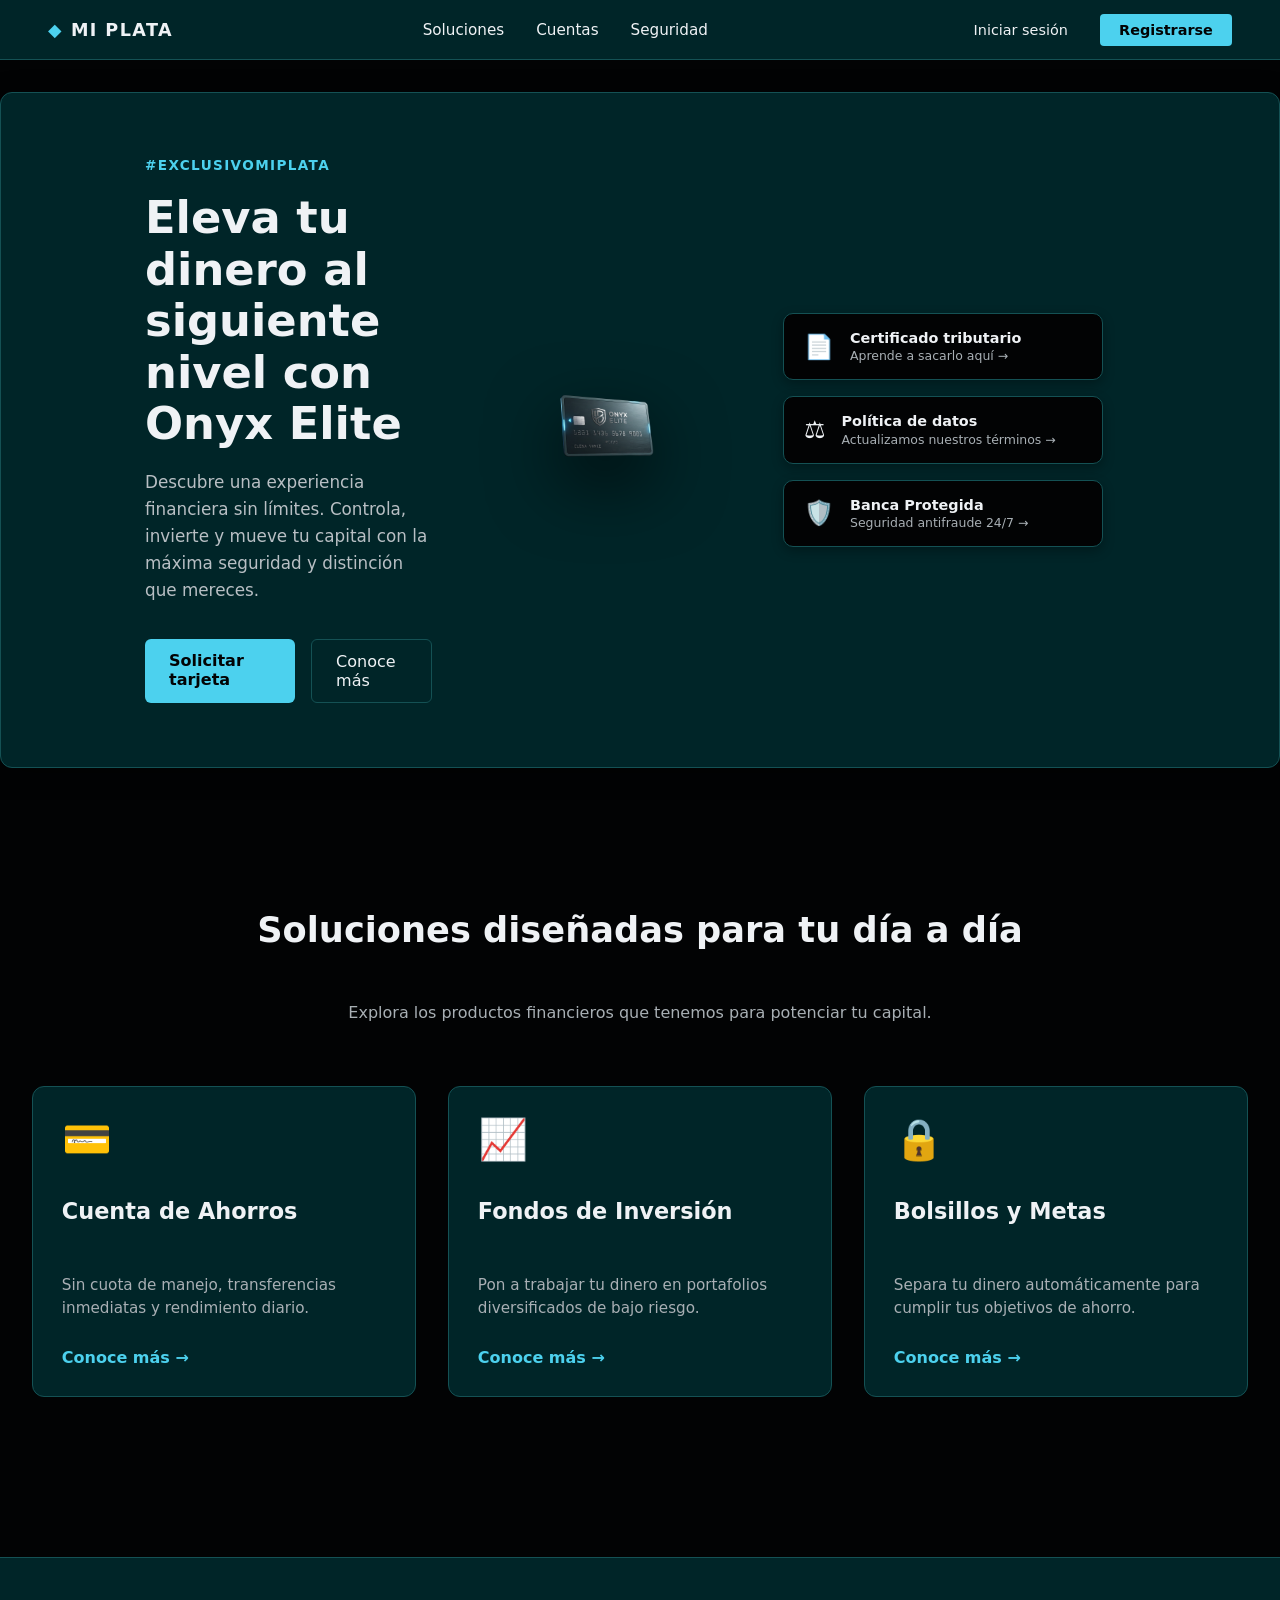
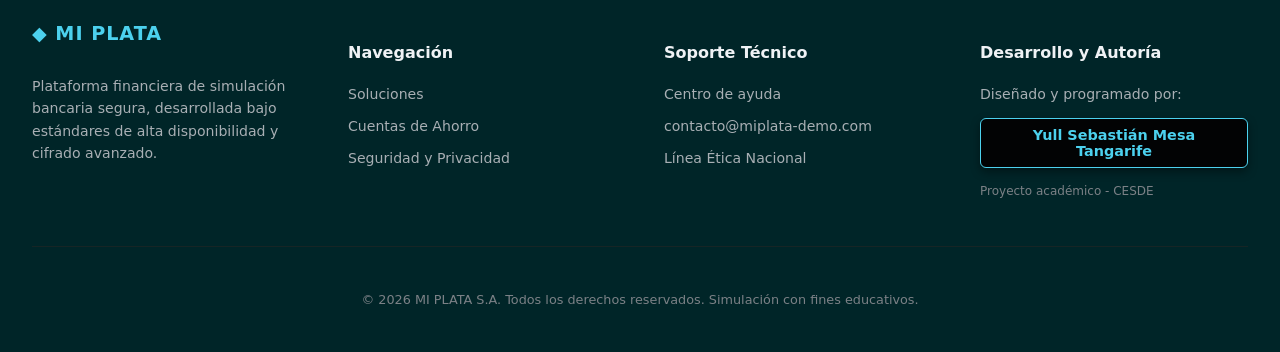
<file: Frontend/index.html>
<!DOCTYPE html>
<html lang="en">
<head>
    <meta charset="UTF-8">
    <meta name="viewport" content="width=device-width, initial-scale=1.0">
    <link rel="stylesheet" href="Style/banco.css">
    <title>Mi plata</title>
</head>
<body>
    <nav class="bank-navbar">
        <div class="bank-brand">
            <span class="brand-icon">◆</span>
            <span class="brand-text">MI PLATA</span>
        </div>
        
        <div class="nav-links">
            <a href="#" class="nav-link">Soluciones</a>
            <a href="#" class="nav-link">Cuentas</a>
            <a href="#" class="nav-link">Seguridad</a>
        </div>

        <div class="nav-actions">
            <a href="pages/Login.html" class="btn-login">Iniciar sesión</a>
            <a href="pages/SignUp.html" class="btn-register">Registrarse</a>
        </div>
    </nav>
    <!-- Sección Banner / Hero -->
    <section class="hero-banner">
    <div class="hero-banner-inner">
      <div class="hero-content">
        <span class="hero-tag">#EXCLUSIVOMIPLATA</span>
        <h1>Eleva tu dinero al siguiente nivel con Onyx Elite</h1>
        <p>Descubre una experiencia financiera sin límites. Controla, invierte y mueve tu capital con la máxima seguridad y distinción que mereces.</p>
        <div class="hero-buttons">
          <a href="#" class="btn-primary">Solicitar tarjeta</a>
          <a href="#" class="btn-secondary">Conoce más</a>
        </div>
      </div>
      
      <!-- Contenedor central con la tarjeta -->
      <div class="hero-image-container">
        <img src="Style/image/banco.png" alt="Tarjeta Onyx Elite" class="hero-card-img">
      </div>

      <!-- Bloque de cajas informativas ubicadas exactamente donde indicaste -->
      <div class="hero-side-boxes">
        <a href="#" class="hero-info-box">
          <span class="box-icon">📄</span>
          <div class="box-text">
            <strong>Certificado tributario</strong>
            <small>Aprende a sacarlo aquí &rarr;</small>
          </div>
        </a>

        <a href="#" class="hero-info-box">
          <span class="box-icon">⚖️</span>
          <div class="box-text">
            <strong>Política de datos</strong>
            <small>Actualizamos nuestros términos &rarr;</small>
          </div>
        </a>

        <a href="#" class="hero-info-box">
          <span class="box-icon">🛡️</span>
          <div class="box-text">
            <strong>Banca Protegida</strong>
            <small>Seguridad antifraude 24/7 &rarr;</small>
          </div>
        </a>
      </div>
    </div>
  </section>

    <main class="main-content">
    <section class="products-section">
      <div class="products-container">
        
        <div class="section-header">
          <h2>Soluciones diseñadas para tu día a día</h2>
          <p>Explora los productos financieros que tenemos para potenciar tu capital.</p>
        </div>

        <div class="products-grid">
          <!-- Tarjeta 1 -->
          <div class="product-card">
            <div class="product-icon">💳</div>
            <h3>Cuenta de Ahorros</h3>
            <p>Sin cuota de manejo, transferencias inmediatas y rendimiento diario.</p>
            <a href="#" class="product-link">Conoce más &rarr;</a>
          </div>

          <!-- Tarjeta 2 -->
          <div class="product-card">
            <div class="product-icon">📈</div>
            <h3>Fondos de Inversión</h3>
            <p>Pon a trabajar tu dinero en portafolios diversificados de bajo riesgo.</p>
            <a href="#" class="product-link">Conoce más &rarr;</a>
          </div>

          <!-- Tarjeta 3 -->
          <div class="product-card">
            <div class="product-icon">🔒</div>
            <h3>Bolsillos y Metas</h3>
            <p>Separa tu dinero automáticamente para cumplir tus objetivos de ahorro.</p>
            <a href="#" class="product-link">Conoce más &rarr;</a>
          </div>
        </div>

      </div>
    </section>
  </main>
  <!-- Footer Institucional con Autoría -->
  <footer class="bank-footer">
    <div class="footer-container">
      
      <div class="footer-col">
        <div class="footer-brand">◆ MI PLATA</div>
        <p class="footer-desc">Plataforma financiera de simulación bancaria segura, desarrollada bajo estándares de alta disponibilidad y cifrado avanzado.</p>
      </div>

      <div class="footer-col">
        <h4>Navegación</h4>
        <a href="#">Soluciones</a>
        <a href="#">Cuentas de Ahorro</a>
        <a href="#">Seguridad y Privacidad</a>
      </div>

      <div class="footer-col">
        <h4>Soporte Técnico</h4>
        <a href="#">Centro de ayuda</a>
        <a href="#">contacto@miplata-demo.com</a>
        <a href="#">Línea Ética Nacional</a>
      </div>

      <div class="footer-col">
        <h4>Desarrollo y Autoría</h4>
        <p class="footer-author-text">Diseñado y programado por:</p>
        <span class="author-badge">Yull Sebastián Mesa Tangarife</span>
        <small class="footer-note">Proyecto académico - CESDE</small>
      </div>

    </div>

    <div class="footer-bottom">
      <p>&copy; 2026 MI PLATA S.A. Todos los derechos reservados. Simulación con fines educativos.</p>
    </div>
  </footer>
</body>
</html>
</file>
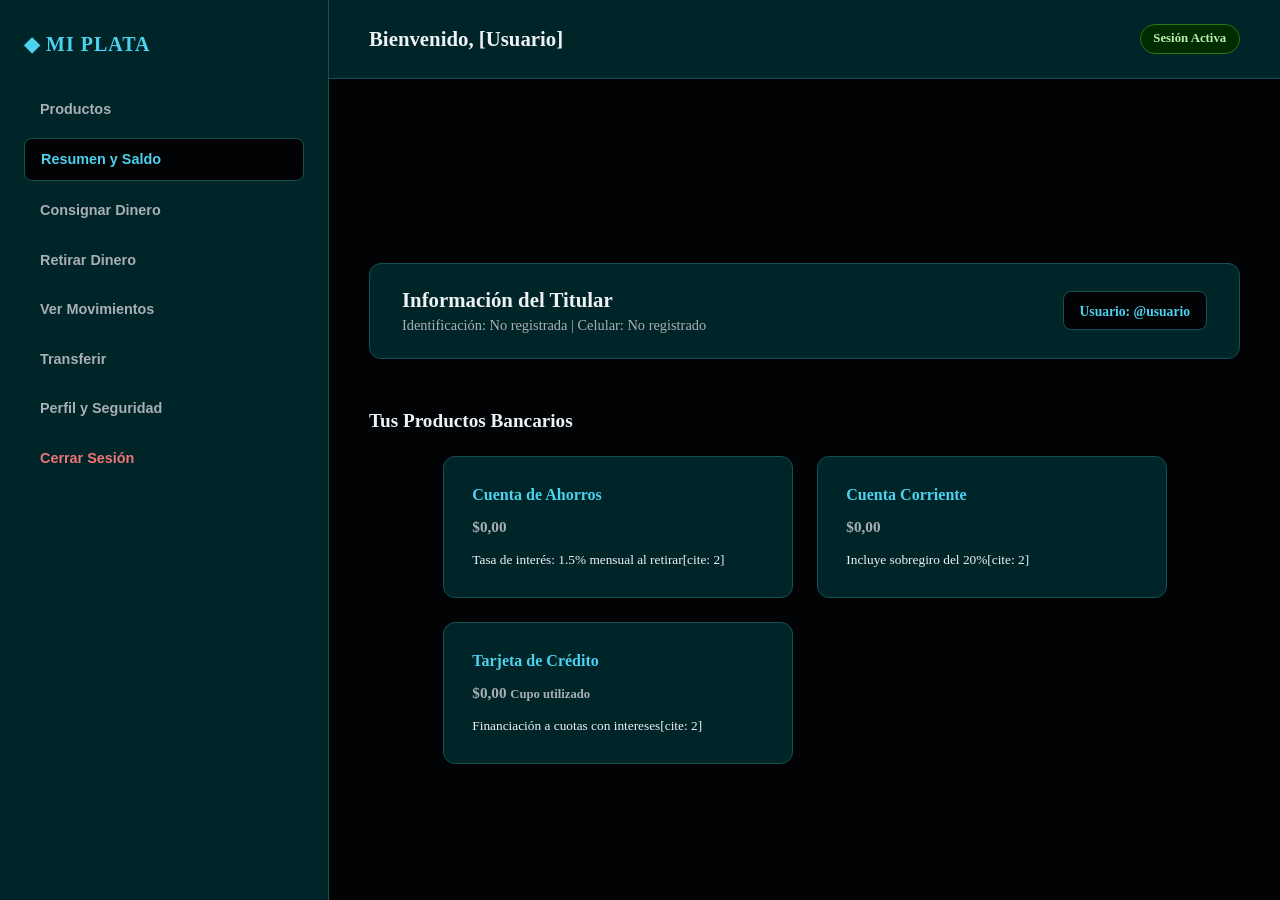
<file: Frontend/pages/dashboard.html>
<!DOCTYPE html>
<html lang="es">
<head>
  <meta charset="UTF-8">
  <meta name="viewport" content="width=device-width, initial-scale=1.0">
  <title>MI PLATA - Panel de Transacciones</title>
  <link rel="stylesheet" href="../Style/banco.css">
</head>
<body class="dashboard-body">
  <!-- Sidebar de Navegación del Cajero -->
  <aside class="dashboard-sidebar">
    <div class="sidebar-brand">◆ MI PLATA</div>
    <nav class="sidebar-nav">
      <button class="nav-item" data-target="productos">Productos</button>
      <button class="nav-item active" data-target="resumen">Resumen y Saldo</button>
      <button class="nav-item" data-target="consignar">Consignar Dinero</button>
      <button class="nav-item" data-target="retirar">Retirar Dinero</button>
      <button class="nav-item" data-target="movimientos">Ver Movimientos</button>
      <button class="nav-item" data-target="transferir">Transferir</button>
      <button class="nav-item" data-target="perfil">Perfil y Seguridad</button>
      <button class="nav-item btn-logout" id="btn-cerrar-sesion">Cerrar Sesión</button>
    </nav>
  </aside>

  <!-- Área Principal de Contenido Dinámico -->
  <main class="dashboard-main">
    <header class="dashboard-topbar">
      <h2>Bienvenido, <span id="nombre-usuario-display">[Usuario]</span></h2>
      <div class="user-status-badge">Sesión Activa</div>
    </header>
    
    <!-- Contenedor que será modificado por los archivos JS de cada opción -->
    <div class="dashboard-content" id="dashboard-content">
      <!-- El contenido se inyectará dinámicamente aquí -->
    </div>
  </main>

  <!-- Script principal del Dashboard -->
  <script src="../vanilla/poo/banco-poo.js"></script>
  <script src="../vanilla/opciones/resumen.js"></script>
  <script src="../vanilla/opciones/consignar.js"></script>
  <script src="../vanilla/opciones/productos.js"></script>
  <script src="../vanilla/dashboard.js"></script>
  <script src="../vanilla/opciones/retirar.js"></script>
  <script src="../vanilla/opciones/movimientos.js"></script>
</body>
</html>
</file>
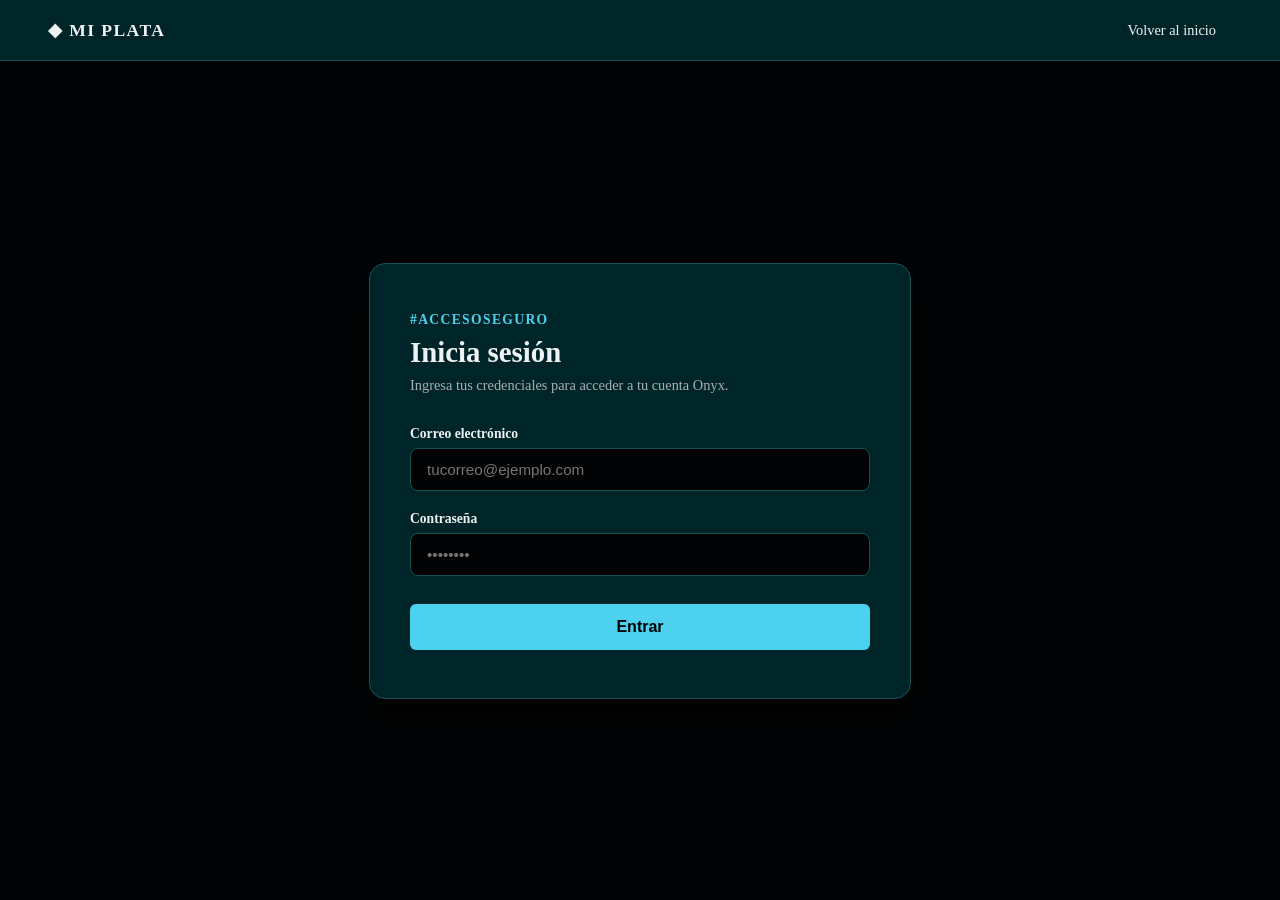
<file: Frontend/pages/Login.html>
<!DOCTYPE html>
<html lang="es">
<head>
  <meta charset="UTF-8">
  <meta name="viewport" content="width=device-width, initial-scale=1.0">
  <title>MI PLATA - Iniciar Sesión</title>
  <link rel="stylesheet" href="../Style/banco.css">
</head>
<body class="auth-body">

  <!-- Navbar minimalista para auth -->
  <header class="bank-header">
    <nav class="bank-navbar">
      <div class="bank-brand">◆ MI PLATA</div>
      <a href="../index.html" class="btn-login" style="text-decoration: none;">Volver al inicio</a>
    </nav>
  </header>

  <!-- Contenedor del Formulario de Login -->
  <main class="auth-main">
    <div class="auth-card">
      <div class="auth-header-text">
        <span class="hero-tag">#ACCESOSEGURO</span>
        <h1>Inicia sesión</h1>
        <p>Ingresa tus credenciales para acceder a tu cuenta Onyx.</p>
      </div>

      <form id="login-form" class="auth-form">
        <div class="form-group">
          <label for="login-email">Correo electrónico</label>
          <input type="email" id="login-email" placeholder="tucorreo@ejemplo.com" required>
        </div>

        <div class="form-group">
          <label for="login-password">Contraseña</label>
          <input type="password" id="login-password" placeholder="••••••••" required>
        </div>

        <button type="submit" class="btn-primary auth-btn">Entrar</button>
      </form>

      <div id="mensaje-error" class="error-message" style="display: none;">
        Correo o contraseña incorrectos.
      </div>

      <div id="mensaje-exito-login" class="success-message" style="display: none;">
        ¡Inicio de sesión exitoso! Redirigiendo...
      </div>
    </div>
  </main>

  <!-- Script externo para validar con localStorage -->
  <script src="../vanilla/login.js"></script>
</body>
</html>
</file>
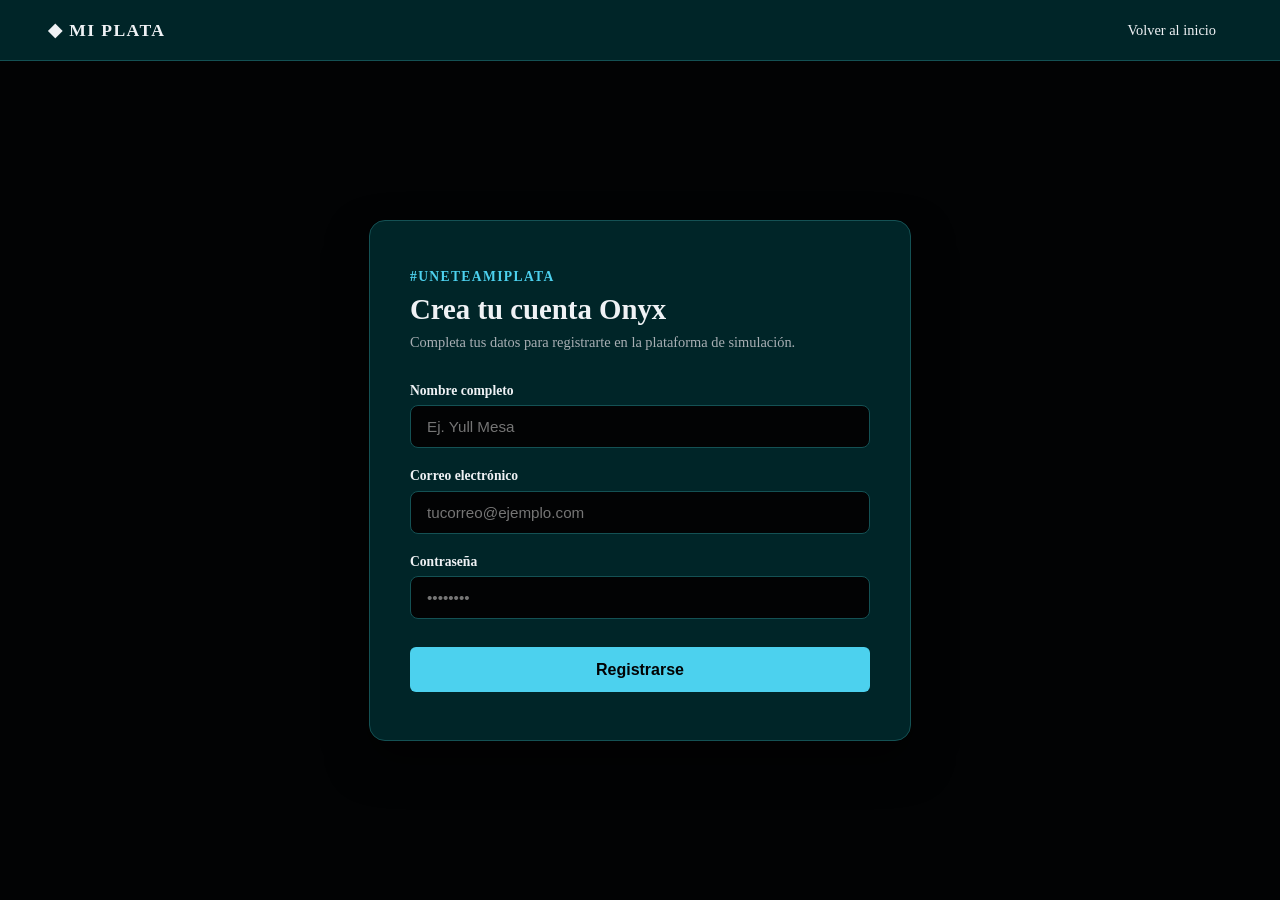
<file: Frontend/pages/SignUp.html>
<!DOCTYPE html>
<html lang="es">
<head>
  <meta charset="UTF-8">
  <meta name="viewport" content="width=device-width, initial-scale=1.0">
  <title>MI PLATA - Registro de Usuario</title>
  <link rel="stylesheet" href="../Style/banco.css">
</head>
<body class="auth-body">

  <!-- Navbar minimalista para auth -->
  <header class="bank-header">
    <nav class="bank-navbar">
      <div class="bank-brand">◆ MI PLATA</div>
      <a href="../index.html" class="btn-login" style="text-decoration: none;">Volver al inicio</a>
    </nav>
  </header>

  <!-- Contenedor del Formulario de Registro -->
  <main class="auth-main">
    <div class="auth-card">
      <div class="auth-header-text">
        <span class="hero-tag">#UNETEAMIPLATA</span>
        <h1>Crea tu cuenta Onyx</h1>
        <p>Completa tus datos para registrarte en la plataforma de simulación.</p>
      </div>

      <form id="signup-form" class="auth-form">
        <div class="form-group">
          <label for="fullname">Nombre completo</label>
          <input type="text" id="fullname" placeholder="Ej. Yull Mesa" required>
        </div>

        <div class="form-group">
          <label for="email">Correo electrónico</label>
          <input type="email" id="email" placeholder="tucorreo@ejemplo.com" required>
        </div>

        <div class="form-group">
          <label for="password">Contraseña</label>
          <input type="password" id="password" placeholder="••••••••" required>
        </div>

        <button type="submit" class="btn-primary auth-btn">Registrarse</button>
      </form>

      <div id="mensaje-exito" class="success-message" style="display: none;">
        ¡Registro exitoso! Redirigiendo...
      </div>
    </div>
  </main>

  <!-- Script externo para manejar la lógica con localStorage -->
  <script src="../vanilla/signup.js"></script>
</body>
</html>
</file>
<file: Frontend/Style/banco.css>
/* Definición de la paleta Dark Teal */
:root {
  --bg-onyx: oklch(10% 0.005 240);
  --panel-teal: oklch(24% 0.045 200);
  --border-teal: oklch(40% 0.06 200);
  --accent-blue: oklch(80% 0.12 215);
  --text-platinum: oklch(96% 0.005 240);
}

body {
  background-color: var(--bg-onyx);
  color: var(--text-platinum);
  font-family: system-ui, -apple-system, sans-serif;
  margin: 0;
}


.bank-navbar {
  background-color: var(--panel-teal);
  border-bottom: 1px solid var(--border-teal);
  padding: 0.85rem 3rem;
  display: flex;
  justify-content: space-between;
  align-items: center;
  width: 100%;
  box-sizing: border-box; /* Vital para que el padding no rompa el ancho */
}

.bank-brand {
  display: flex;
  align-items: center;
  gap: 0.5rem;
  font-weight: 700;
  letter-spacing: 0.08em;
  font-size: 1.1rem;
}

.brand-icon {
  color: var(--accent-blue);
}

.nav-links {
  display: flex;
  gap: 2rem;
}

.nav-link {
  color: var(--text-platinum);
  text-decoration: none;
  font-size: 0.95rem;
  font-weight: 500;
  transition: color 0.2s ease;
}

.nav-link:hover {
  color: var(--accent-blue);
}

.nav-actions {
  display: flex;
  gap: 1rem;
  align-items: center;
}

.btn-login {
  color: var(--text-platinum);
  text-decoration: none;
  font-size: 0.9rem;
  font-weight: 500;
  padding: 0.5rem 1rem;
  transition: color 0.2s ease;
}

.btn-login:hover {
  color: var(--accent-blue);
}

.btn-register {
  background-color: var(--accent-blue);
  color: var(--bg-onyx);
  text-decoration: none;
  font-size: 0.9rem;
  font-weight: 600;
  padding: 0.5rem 1.2rem;
  border-radius: 4px;
  transition: opacity 0.2s ease;
}

.btn-register:hover {
  opacity: 0.9;
}

/* Estilos para la sección Hero Banner */
/* --- Banner Principal con Estructura y Límite --- */
.hero-banner {
  display: flex;
  align-items: center;
  justify-content: space-between;
  padding: 4rem 9rem;
  width: 100%;
  max-width: 2600px; /* Límite máximo para pantallas gigantes */
  margin: 2rem auto;  /* Lo centra y lo separa del top y del futuro main */
  box-sizing: border-box;
  gap: 4rem;
  
  /* Soluciona el efecto "flotantre" dándole consistencia de sección */
  background-color: var(--panel-teal);
  border: 1px solid var(--border-teal);
  border-radius: 12px; /* Bordes redondeados elegantes tipo tarjeta de banco */
  box-shadow: 0 10px 30px rgba(0, 0, 0, 0.4);
}

/* Aseguramos posicionamiento base para las cajas laterales */
.hero-banner-inner {
  position: relative;
  display: flex;
  align-items: center;
  justify-content: space-between;
  width: 100%;
  max-width: 2600px;
  margin: 0 auto;
  gap: 2rem;
}

/* Contenedor de las cajas del lado derecho */
.hero-side-boxes {
  display: flex;
  flex-direction: column;
  gap: 1rem;
  width: 320px;
  flex-shrink: 0;
  margin-right: 2rem;
}

/* Estilo individual de cada cuadro informativo tipo Bancolombia */
.hero-info-box {
  display: flex;
  align-items: center;
  gap: 1rem;
  background-color: var(--bg-onyx);
  border: 1px solid var(--border-teal);
  padding: 1rem 1.25rem;
  border-radius: 10px;
  text-decoration: none;
  color: var(--text-platinum);
  transition: all 0.2s ease;
  box-shadow: 0 4px 12px rgba(0, 0, 0, 0.3);
}

.hero-info-box:hover {
  border-color: var(--accent-blue);
  transform: translateX(-4px);
  background-color: oklch(15% 0.02 200);
}

.box-icon {
  font-size: 1.5rem;
  flex-shrink: 0;
}

.box-text {
  display: flex;
  flex-direction: column;
  gap: 0.15rem;
}

.box-text strong {
  font-size: 0.9rem;
  font-weight: 600;
  color: var(--text-platinum);
}

.box-text small {
  font-size: 0.78rem;
  color: oklch(75% 0.01 240);
}

.hero-content {
  flex: 1;
  display: flex;
  flex-direction: column;
  gap: 1.2rem;
  max-width: 600px; /* Evita que el texto se estire demasiado en pantallas gigantes */
}

.hero-tag {
  color: var(--accent-blue);
  font-size: 0.85rem;
  font-weight: 700;
  text-transform: uppercase;
  letter-spacing: 0.1em;
}

.hero-content h1 {
  font-size: 2.8rem;
  font-weight: 800;
  line-height: 1.15;
  color: var(--text-platinum);
  margin: 0;
}

.hero-content p {
  font-size: 1.05rem;
  color: oklch(80% 0.01 240);
  line-height: 1.6;
  margin: 0;
  max-width: 500px;
}

.hero-buttons {
  display: flex;
  gap: 1rem;
  margin-top: 1rem;
}

.btn-primary {
  background-color: var(--accent-blue);
  color: var(--bg-onyx);
  text-decoration: none;
  font-weight: 600;
  padding: 0.75rem 1.5rem;
  border-radius: 6px;
  transition: opacity 0.2s ease;
}

.btn-primary:hover {
  opacity: 0.9;
}

.btn-secondary {
  background-color: transparent;
  color: var(--text-platinum);
  border: 1px solid var(--border-teal);
  text-decoration: none;
  font-weight: 500;
  padding: 0.75rem 1.5rem;
  border-radius: 6px;
  transition: all 0.2s ease;
}

.btn-secondary:hover {
  background-color: var(--panel-teal);
  border-color: var(--accent-blue);
}

/* Contenedor de la tarjeta PNG */
/* Aseguramos que la tarjeta crezca bien y no se vea diminuta */
.hero-image-container {
  flex: 1;
  display: flex;
  justify-content: center;
  align-items: center;
}

.hero-card-img {
  width: 100%;
  max-width: 650px; /* Tarjeta grande y protagónica */
  height: auto;
  filter: drop-shadow(0 25px 35px rgba(0, 0, 0, 0.7));
  transition: transform 0.3s ease;
}

.hero-card-img:hover {
  transform: translateY(-5px);
}

/* Adaptación responsive básica para celulares */
/* --- Estilos Responsive para Celulares --- */
@media (max-width: 900px) {
  /* Hacemos que el navbar permita acomodar elementos en columna si es necesario */
  .bank-navbar {
    flex-wrap: wrap;
    padding: 0.75rem 1rem;
    gap: 0.75rem;
    justify-content: center;
  }

  .bank-brand {
    margin-right: auto;
  }

  /* Mantenemos visibles las anclas pero con un tamaño más compacto y ordenado */
  .nav-links {
    display: flex;
    gap: 1.2rem;
    width: 100%;
    justify-content: center;
    order: 3; /* Las mandamos a una segunda fila dentro del nav */
    padding-top: 0.4rem;
    border-top: 1px solid var(--border-teal);
  }

  .nav-link {
    font-size: 0.85rem;
  }

  .nav-actions {
    gap: 0.5rem;
  }

  .btn-login {
    font-size: 0.8rem;
    padding: 0.3rem 0.5rem;
  }

  .btn-register {
    font-size: 0.8rem;
    padding: 0.4rem 0.8rem;
  }

  /* Banner y tarjeta en móviles */
  .hero-banner {
    flex-direction: column;
    padding: 2rem 1rem;
    text-align: center;
    gap: 2rem;
  }

  .hero-content {
    align-items: center;
    max-width: 100%;
  }

  .hero-content h1 {
    font-size: 2.1rem;
  }

  .hero-buttons {
    justify-content: center;
    width: 100%;
  }

  .hero-image-container {
    width: 100%;
  }

  .hero-card-img {
    max-width: 100%;
    width: 320px;
  }
}

/* --- Estilos Responsive para Celulares y Tablets --- */
@media (max-width: 1024px) {
  /* Navbar adaptado */
  .bank-navbar {
    flex-wrap: wrap;
    padding: 0.75rem 1rem;
    gap: 0.75rem;
    justify-content: center;
  }

  .bank-brand {
    margin-right: auto;
  }

  .nav-links {
    display: flex;
    gap: 1.2rem;
    width: 100%;
    justify-content: center;
    order: 3;
    padding-top: 0.4rem;
    border-top: 1px solid var(--border-teal);
  }

  .nav-link {
    font-size: 0.85rem;
  }

  .nav-actions {
    gap: 0.5rem;
  }

  .btn-login {
    font-size: 0.8rem;
    padding: 0.3rem 0.5rem;
  }

  .btn-register {
    font-size: 0.8rem;
    padding: 0.4rem 0.8rem;
  }

  /* --- Ajuste clave del Banner para celulares --- */
  .hero-banner {
    padding: 2rem 1rem;
  }

  .hero-banner-inner {
    flex-direction: column; /* Apila todo verticalmente */
    align-items: center;
    text-align: center;
    gap: 2.5rem;
  }

  .hero-content {
    align-items: center;
    max-width: 100%;
  }

  .hero-content h1 {
    font-size: 2.1rem;
  }

  .hero-buttons {
    justify-content: center;
    width: 100%;
  }

  .hero-image-container {
    width: 100%;
  }

  .hero-card-img {
    max-width: 320px; /* Tamaño ideal para móviles */
    width: 100%;
  }

  /* Las cajas laterales se acomodan abajo en fila o columna completa ocupando el ancho */
  .hero-side-boxes {
    width: 100%;
    margin-right: 0;
    gap: 0.75rem;
  }

  .hero-info-box {
    justify-content: flex-start;
  }
}

/*diseño para la etiqueta main*/
.main-content {
  width: 100%;
  background-color: var(--bg-onyx);
  padding: 5rem 2rem;
  box-sizing: border-box;
}

.products-container {
  max-width: 1400px;
  margin: 0 auto;
  display: flex;
  flex-direction: column;
  gap: 3rem;
}

.section-header {
  text-align: center;
  display: flex;
  flex-direction: column;
  gap: 0.5rem;
}

.section-header h2 {
  font-size: 2.2rem;
  color: var(--text-platinum);
}

.section-header p {
  color: oklch(75% 0.01 240);
  font-size: 1rem;
}

.products-grid {
  display: grid;
  grid-template-columns: repeat(auto-fit, minmax(320px, 1fr));
  gap: 2rem;
}

.product-card {
  background-color: var(--panel-teal);
  border: 1px solid var(--border-teal);
  padding: 2.5rem 2rem;
  border-radius: 12px;
  display: flex;
  flex-direction: column;
  gap: 1rem;
  transition: transform 0.2s ease, border-color 0.2s ease;
}

.product-card:hover {
  transform: translateY(-5px);
  border-color: var(--accent-blue);
}

.product-icon {
  font-size: 2.5rem;
}

.product-card h3 {
  color: var(--text-platinum);
  font-size: 1.4rem;
}

.product-card p {
  color: oklch(75% 0.01 240);
  font-size: 0.95rem;
  line-height: 1.5;
}

.product-link {
  color: var(--accent-blue);
  text-decoration: none;
  font-weight: 600;
  margin-top: auto;
}

.product-link:hover {
  text-decoration: underline;
}

/* --- Estilos del Footer --- */
.bank-footer {
  width: 100%;
  background-color: var(--panel-teal);
  border-top: 1px solid var(--border-teal);
  color: var(--text-platinum);
  padding: 4rem 2rem 2rem 2rem;
  box-sizing: border-box;
  margin-top: 5rem;
}

.footer-container {
  max-width: 1400px;
  margin: 0 auto;
  display: grid;
  grid-template-columns: repeat(auto-fit, minmax(240px, 1fr));
  gap: 3rem;
  padding-bottom: 3rem;
  border-bottom: 1px solid oklch(25% 0.02 200);
}

.footer-col {
  display: flex;
  flex-direction: column;
  gap: 1rem;
}

.footer-brand {
  font-size: 1.2rem;
  font-weight: 700;
  color: var(--accent-blue);
  letter-spacing: 0.05em;
}

.footer-desc {
  font-size: 0.88rem;
  color: oklch(75% 0.01 240);
  line-height: 1.6;
}

.footer-col h4 {
  font-size: 1rem;
  font-weight: 600;
  color: var(--text-platinum);
  margin-bottom: 0.5rem;
}

.footer-col a {
  font-size: 0.88rem;
  color: oklch(75% 0.01 240);
  text-decoration: none;
  transition: color 0.2s ease;
}

.footer-col a:hover {
  color: var(--accent-blue);
}

.footer-author-text {
  font-size: 0.88rem;
  color: oklch(75% 0.01 240);
  margin: 0;
}

/* Destacado especial para tu nombre de GitHub */
.author-badge {
  background-color: var(--bg-onyx);
  border: 1px solid var(--accent-blue);
  color: var(--accent-blue);
  padding: 0.5rem 0.8rem;
  border-radius: 6px;
  font-size: 0.9rem;
  font-weight: 600;
  text-align: center;
  box-shadow: 0 4px 10px rgba(0, 0, 0, 0.4);
}

.footer-note {
  font-size: 0.75rem;
  color: oklch(60% 0.01 240);
}

.footer-bottom {
  max-width: 1400px;
  margin: 0 auto;
  padding-top: 2rem;
  text-align: center;
  font-size: 0.8rem;
  color: oklch(60% 0.01 240);
}



/* --- Estilos para la vista de Registro (Auth) --- */
.auth-body {
  background-color: var(--bg-onyx);
  color: var(--text-platinum);
  margin: 0;
  font-family: inherit;
  display: flex;
  flex-direction: column;
  min-height: 100vh;
}

.auth-main {
  flex: 1;
  display: flex;
  align-items: center;
  justify-content: center;
  padding: 3rem 1rem;
}

.auth-card {
  background-color: var(--panel-teal);
  border: 1px solid var(--border-teal);
  padding: 3rem 2.5rem;
  border-radius: 16px;
  width: 100%;
  max-width: 460px;
  box-shadow: 0 20px 40px rgba(0, 0, 0, 0.6);
  display: flex;
  flex-direction: column;
  gap: 2rem;
}

.auth-header-text {
  display: flex;
  flex-direction: column;
  gap: 0.5rem;
}

.auth-header-text h1 {
  font-size: 1.8rem;
  color: var(--text-platinum);
  margin: 0;
}

.auth-header-text p {
  color: oklch(75% 0.01 240);
  font-size: 0.9rem;
  margin: 0;
}

.auth-form {
  display: flex;
  flex-direction: column;
  gap: 1.25rem;
}

.form-group {
  display: flex;
  flex-direction: column;
  gap: 0.4rem;
}

.form-group label {
  font-size: 0.85rem;
  font-weight: 600;
  color: var(--text-platinum);
}

.form-group input {
  background-color: var(--bg-onyx);
  border: 1px solid var(--border-teal);
  padding: 0.75rem 1rem;
  border-radius: 8px;
  color: var(--text-platinum);
  font-size: 0.95rem;
  outline: none;
  transition: border-color 0.2s ease;
}

.form-group input:focus {
  border-color: var(--accent-blue);
}

.auth-btn {
  width: 100%;
  margin-top: 0.5rem;
  padding: 0.85rem;
  font-size: 1rem;
  cursor: pointer;
  border: none;
}

.success-message {
  background-color: oklch(25% 0.1 140);
  border: 1px solid oklch(50% 0.15 140);
  color: oklch(90% 0.1 140);
  padding: 1rem;
  border-radius: 8px;
  text-align: center;
  font-weight: 600;
}


/* --- Estilo para mensajes de error en formularios --- */
.error-message {
  background-color: oklch(25% 0.1 20);
  border: 1px solid oklch(50% 0.15 20);
  color: oklch(90% 0.1 20);
  padding: 1rem;
  border-radius: 8px;
  text-align: center;
  font-weight: 600;
}


/* --- Estilos del Dashboard --- */
.dashboard-body {
  margin: 0;
  background-color: var(--bg-onyx);
  color: var(--text-platinum);
  display: flex;
  height: 100vh;
  font-family: inherit;
  overflow: hidden;
}

.dashboard-sidebar {
  width: 280px;
  background-color: var(--panel-teal);
  border-right: 1px solid var(--border-teal);
  display: flex;
  flex-direction: column;
  padding: 2rem 1.5rem;
  gap: 2rem;
}

.sidebar-brand {
  font-size: 1.25rem;
  font-weight: 700;
  color: var(--accent-blue);
  letter-spacing: 0.05em;
}

.sidebar-nav {
  display: flex;
  flex-direction: column;
  gap: 0.5rem;
}

.nav-item {
  background: transparent;
  border: none;
  color: oklch(75% 0.01 240);
  text-align: left;
  padding: 0.8rem 1rem;
  border-radius: 8px;
  font-size: 0.9rem;
  font-weight: 600;
  cursor: pointer;
  transition: all 0.2s ease;
}

.nav-item:hover, .nav-item.active {
  background-color: var(--bg-onyx);
  color: var(--accent-blue);
  border: 1px solid var(--border-teal);
}

.btn-logout {
  margin-top: auto;
  color: oklch(70% 0.15 20);
}

.dashboard-main {
  flex: 1;
  display: flex;
  flex-direction: column;
  overflow-y: auto;
}

.dashboard-topbar {
  background-color: var(--panel-teal);
  border-bottom: 1px solid var(--border-teal);
  padding: 1.5rem 2.5rem;
  display: flex;
  justify-content: space-between;
  align-items: center;
}

.dashboard-topbar h2 {
  margin: 0;
  font-size: 1.3rem;
}

.user-status-badge {
  background-color: oklch(25% 0.1 140);
  border: 1px solid oklch(50% 0.15 140);
  color: oklch(90% 0.1 140);
  padding: 0.4rem 0.8rem;
  border-radius: 20px;
  font-size: 0.8rem;
  font-weight: 600;
}

.dashboard-content {
  padding: 10rem 2.5rem; /* Incrementamos el padding superior para bajar los elementos */
  width: 100%;
  max-width: 1300px;
  margin: 0 auto;
  box-sizing: border-box;
}

.cards-grid {
  display: grid;
  grid-template-columns: repeat(auto-fit, minmax(280px, 350px));
  justify-content: center;
  gap: 1.5rem;
  margin-top: 1.5rem;
}

.product-card {
  background-color: var(--panel-teal);
  border: 1px solid var(--border-teal);
  padding: 1.8rem;
  border-radius: 12px;
  display: flex;
  flex-direction: column;
  gap: 0.8rem;
}

.product-card h4 {
  margin: 0;
  color: var(--accent-blue);
}

.product-balance {
  font-size: 1.8rem;
  font-weight: 700;
  margin: 0;
}

.transaction-form {
  background-color: var(--panel-teal);
  border: 1px solid var(--border-teal);
  padding: 2rem;
  border-radius: 12px;
  max-width: 500px;
  display: flex;
  flex-direction: column;
  gap: 1.2rem;
  margin-top: 1.5rem;
}

.form-control {
  background-color: var(--bg-onyx);
  border: 1px solid var(--border-teal);
  padding: 0.75rem;
  border-radius: 8px;
  color: var(--text-platinum);
  width: 100%;
}

/* --- Diseño Responsivo para el Dashboard --- */
@media (max-width: 900px) {
  .dashboard-body {
    flex-direction: column;
    height: auto;
    overflow-y: auto;
  }

  .dashboard-sidebar {
    width: 100%;
    height: auto;
    padding: 1.2rem;
    gap: 1rem;
    border-right: none;
    border-bottom: 1px solid var(--border-teal);
  }

  .sidebar-nav {
    display: flex;
    flex-direction: row;
    flex-wrap: wrap;
    gap: 0.5rem;
  }

  .nav-item {
    padding: 0.5rem 0.8rem;
    font-size: 0.8rem;
    flex: 1 1 auto;
    text-align: center;
  }

  .btn-logout {
    margin-top: 0;
  }

  .dashboard-main {
    height: auto;
    overflow-y: visible;
  }

  .dashboard-content {
    padding: 1.5rem;
  }

  .cards-grid {
    grid-template-columns: 1fr;
  }

  .transaction-form {
    max-width: 100%;
  }
}

@media (max-width: 600px) {
  .sidebar-nav {
    flex-direction: column;
  }
  
  .dashboard-topbar {
    padding: 1rem;
    flex-direction: column;
    gap: 0.5rem;
    align-items: flex-start;
  }
}


/* Estilos para la tabla de Movimientos */
.table-container {
  overflow-x: auto;
  margin-top: 1.5rem;
  background-color: var(--panel-teal);
  border: 1px solid var(--border-teal);
  border-radius: 12px;
  padding: 1rem;
}

.movimientos-table {
  width: 100%;
  border-collapse: collapse;
  text-align: left;
  color: var(--text-platinum);
  font-size: 0.95rem;
}

.movimientos-table th, 
.movimientos-table td {
  padding: 12px 15px;
  border-bottom: 1px solid var(--border-teal);
}

.movimientos-table th {
  background-color: rgba(0, 43, 43, 0.8);
  font-weight: 600;
  color: var(--accent-blue);
}

.movimientos-table tr:hover {
  background-color: rgba(255, 255, 255, 0.02);
}

.badge-tipo {
  padding: 4px 8px;
  border-radius: 4px;
  font-size: 0.8rem;
  font-weight: bold;
}

.badge-consignacion {
  background-color: rgba(40, 167, 69, 0.2);
  color: #28a745;
  border: 1px solid #28a745;
}

.badge-retiro {
  background-color: rgba(255, 77, 77, 0.2);
  color: #ff4d4d;
  border: 1px solid #ff4d4d;
}
</file>
